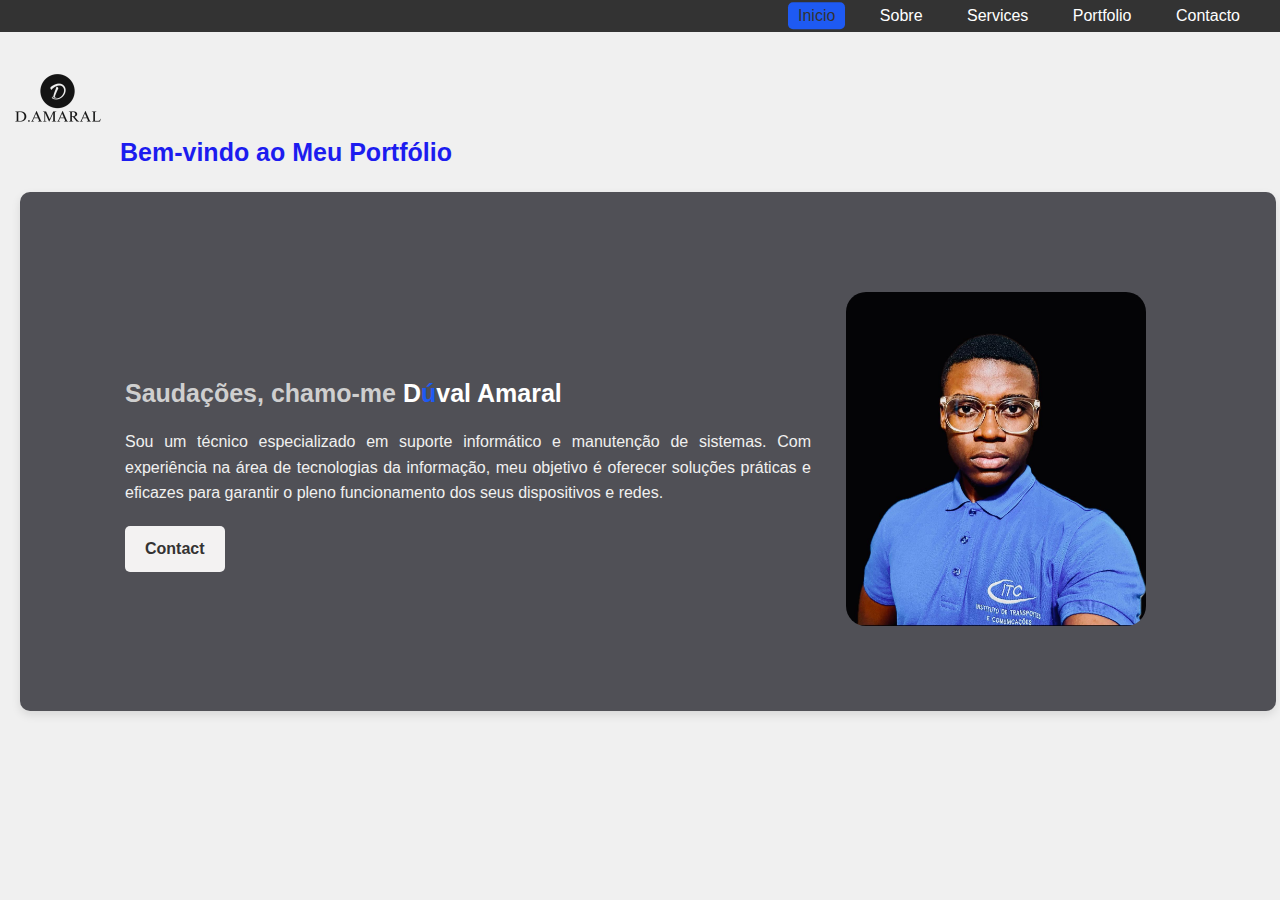
<file: Index.html>
<!DOCTYPE html>
<html lang="en">
<head>
    <meta charset="UTF-8">
    <meta name="viewport" content="width=device-width, initial-scale=1.0">
    <title>Home - Meu Portfólio</title>
    <link rel="stylesheet" href="style.css">
    <style>
        .text-content{
              text-align: left;
          }
           .conteudo{ text-align: center;
  
          }
           .perfil{width: 20%;
              max-width: 100%;
              border-radius: 100%;
              float: right;
              margin-right: 10px;
          }
          
          body {
            font-family: Arial, sans-serif;
    margin: 0;
    padding: 0;
    line-height: 1.6;
    background-color: #f0f0f0;
    color: #333;
          }
  
          .container {
              display: flex;
              align-items: center;
              background: #505056;
              border-radius: 10px;
              box-shadow: 0 4px 10px rgba(0, 0, 0, 0.1);
              max-width: 100%;
              width: 90%;
              overflow: hidden;
              height: 50%;
              padding: 80px 70px;
              padding-bottom: 65px;
              
          }
          
          .texto {
              flex: 1;
              padding: 35px;
              margin-top: 10px;
          }
          .welcome{
            font-size: 25px;
              color: #1C1CEF;
              margin-bottom: 20px;
              margin-top: 80px;
              margin-left: 100px;
              text-align: left;

          }
  
          .texto h1 {
              font-size: 25px;
              color: #cfcfcf;
              margin-bottom: 10px;
              text-align: left;
          }
  
          .texto h1 span {
              color:white;
              font-weight: bold;
              font-weight: 22px;
          }
          
          .texto p {
              font-size: 16px;
              color: #f0f0f0;
              margin-bottom: 20px;
              line-height: 1.6;
              text-align: justify;
          }
  
          .texto a {
              display: inline-block;
              background: #f3f2f2;
              color: #333;
              padding: 10px 20px;
              text-decoration: none;
              border-radius: 5px;
              font-weight: bold;
              transition: background 0.3s;
          }
  
          .texto a:hover {
              background: rgb(30, 90, 243);
          }
  
          .img {
              width: 300px;
              height: auto;
              text-align: right;
                  margin-right: 60px;
                  border-radius: 10px;       
          }
           
      </style>

</head>
<body>
    <header>
        <img src="img/logormv.png" alt="Logótipo" class="logo">
        <nav>
            <ul>
                <li><a href="Index.html" class="active">Inicio</a></li>
                <li><a href="about.html">Sobre</a></li>
                <li><a href="services.html">Services</a></li>
                <li><a href="portifolio.html">Portfolio</a></li>
                <li><a href="conctact.html">Contacto</a></li>
            </ul>
        </nav>
    </header>
    <main>
            <div class="text-content">
             <h1 class="welcome">Bem-vindo ao Meu Portfólio</h1>

             <div class="container">
                <div class="texto">
                    <h1>Saudações, chamo-me <span>D<span style="color: rgb(30, 90, 243);">ú</span>val Amaral</span></h1>
                    <p class="conteudo" style="text-align: justify;">
                        Sou um técnico especializado em suporte informático e manutenção de sistemas. Com experiência na área de tecnologias da informação, meu objetivo é oferecer soluções práticas e eficazes para garantir o pleno funcionamento dos seus dispositivos e redes.
                    </p>
                    <a href="conctact.html">Contact</a>
                </div>
                <div class="img"><img src="img/dvl.jpg" alt="perfil pic" style="border-radius:20px;"></div>
            </div>

            </div> 
    </main>
    
</body>
</html>
</file>
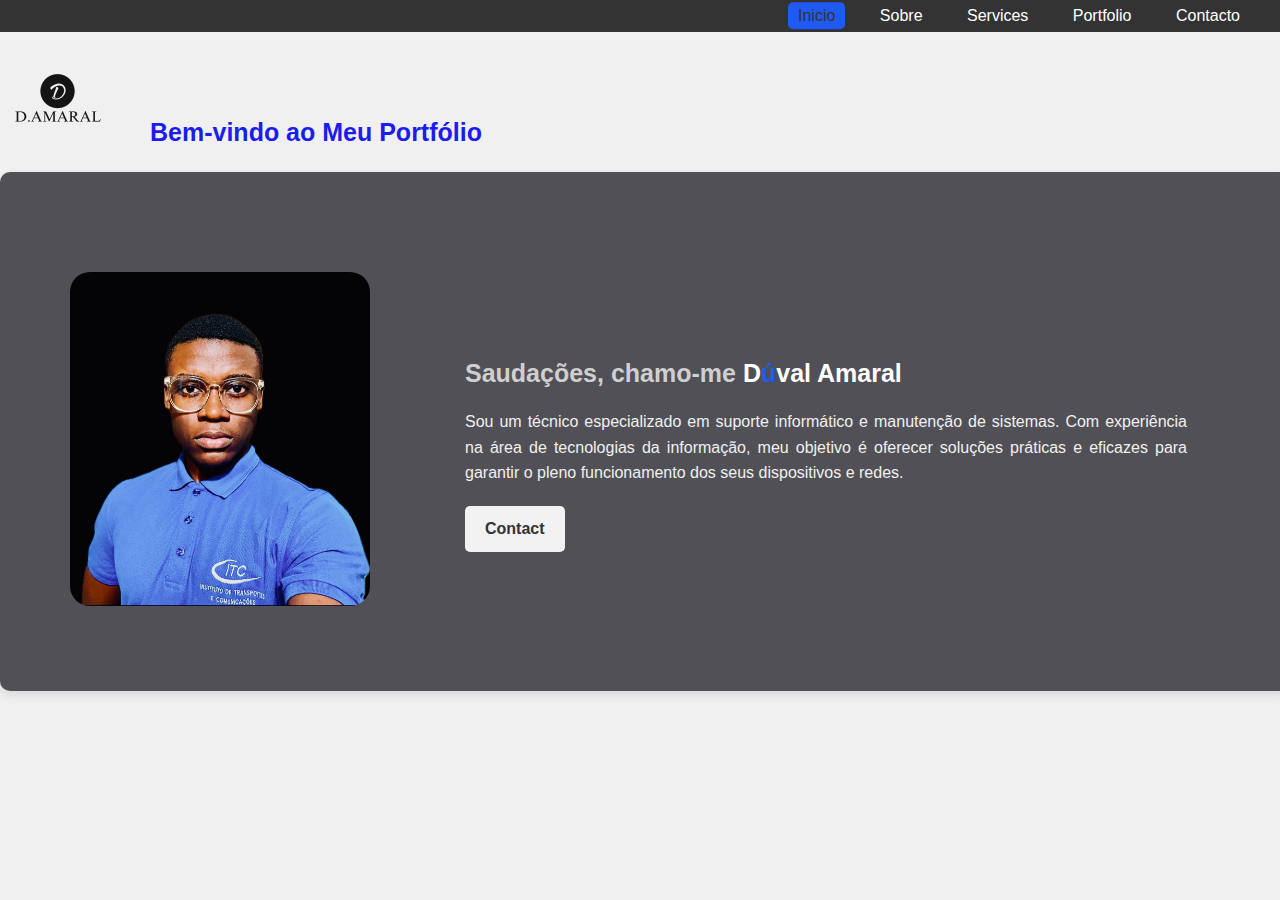
<file: index.html>
<!DOCTYPE html>
<html lang="en">
<head>
    <meta charset="UTF-8">
    <meta name="viewport" content="width=device-width, initial-scale=1.0">
    <title>Home - Meu Portfólio</title>
    <link rel="stylesheet" href="style.css">
    <style>
        .text-content{
              text-align: left;
          }
           .conteudo{ text-align: center;
  
          }
           .perfil{width: 20%;
              max-width: 100%;
              border-radius: 100%;
              float: right;
              margin-right: 10px;
          }
          
          body {
            font-family: Arial, sans-serif;
    margin: 0;
    padding: 0;
    line-height: 1.6;
    background-color: #f0f0f0;
    color: #333;
          }
  
          .container {
              display: flex;
              align-items: center;
              background: #505056;
              border-radius: 10px;
              box-shadow: 0 4px 10px rgba(0, 0, 0, 0.1);
              max-width: 100%;
              width: 90%;
              overflow: hidden;
              height: 50%;
              padding: 80px 70px;
              padding-bottom: 65px;
              
          }
          
          .texto {
              flex: 1;
              padding: 35px;
              margin-top: 10px;
          }
          .welcome{
            font-size: 25px;
              color: #1C1CEF;
              margin-bottom: 20px;
              margin-top: 80px;
              margin-left: 150px;
              text-align: left;

          }
  
          .texto h1 {
              font-size: 25px;
              color: #cfcfcf;
              margin-bottom: 10px;
              text-align: left;
          }
  
          .texto h1 span {
              color:white;
              font-weight: bold;
              font-weight: 22px;
          }
          
          .texto p {
              font-size: 16px;
              color: #f0f0f0;
              margin-bottom: 20px;
              line-height: 1.6;
              text-align: justify;
          }
  
          .texto a {
              display: inline-block;
              background: #f3f2f2;
              color: #333;
              padding: 10px 20px;
              text-decoration: none;
              border-radius: 5px;
              font-weight: bold;
              transition: background 0.3s;
          }
  
          .texto a:hover {
              background: rgb(30, 90, 243);
          }
  
          .img {
              width: 300px;
              height: auto;
              text-align: right;
                  margin-right: 60px;
                  border-radius: 10px;       
          }

          
           
      </style>

</head>
<body>
    <header>
        <img src="img/logormv.png" alt="Logótipo" class="logo">
        
        <nav> 
            <ul>
                <li><a href="index.html" class="active">Inicio</a></li>
                <li><a href="about.html">Sobre</a></li>
                <li><a href="services.html">Services</a></li>
                <li><a href="portifolio.html">Portfolio</a></li>
                <li><a href="conctact.html">Contacto</a></li>
            </ul>
            
        </nav>
    </header>
    
            <div class="text-content">
             <h1 class="welcome">Bem-vindo ao Meu Portfólio</h1>

              <div class="container">
                <div class="img"><img src="img/dvl.jpg" alt="perfil pic" style="border-radius:20px;"></div>
                <div class="texto">
                    <h1>Saudações, chamo-me <span>D<span style="color: rgb(30, 90, 243);">ú</span>val Amaral</span></h1>
                    <p class="conteudo" style="text-align: justify;">
                        Sou um técnico especializado em suporte informático e manutenção de sistemas. 
                        Com experiência na área de tecnologias da informação, meu objetivo é oferecer soluções práticas e eficazes para garantir o pleno funcionamento dos seus dispositivos e redes.
                    </p>
                    <a href="conctact.html">Contact</a>
                </div>
             </div>
            </div>         
        <script>       
        document.querySelector('.menu-toggle').addEventListener('click', function() {
  var menu = document.querySelector('.menu');
  menu.classList.toggle('active');  // Adiciona/remove a classe "active" para mostrar/ocultar o menu
});
       </script>   
</body>
</html>
</file>
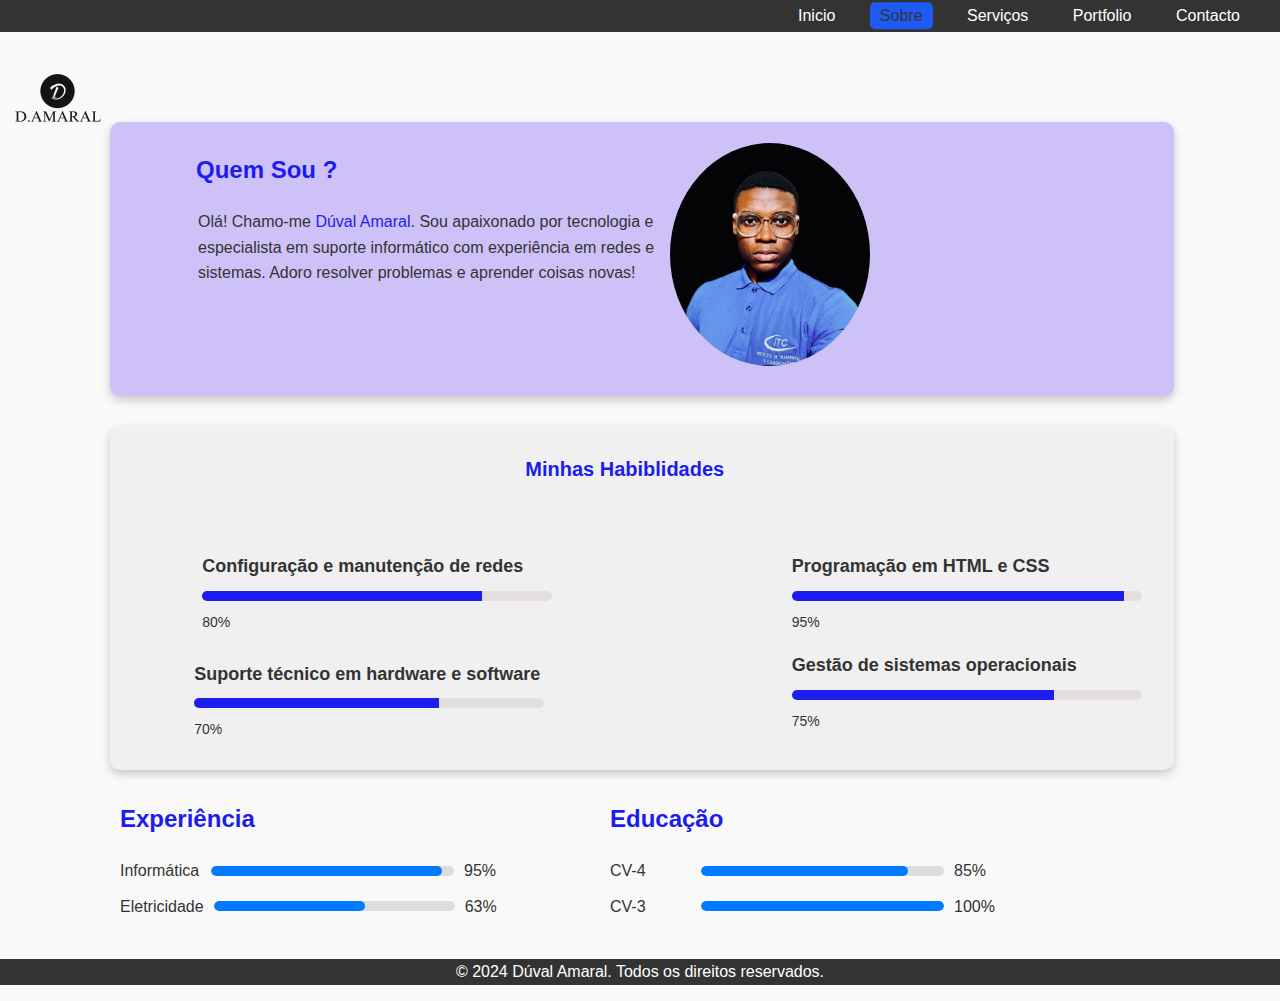
<file: about.html>
<!DOCTYPE html>
<html lang="pt">
<head>
    <meta charset="UTF-8">
    <meta name="viewport" content="width=device-width, initial-scale=1.0">
    <title>About - Meu Portfólio</title>
    <link rel="stylesheet" href="style.css">
    <link href="https://cdnjs.cloudflare.com/ajax/libs/font-awesome/6.0.0-beta3/css/all.min.css" rel="stylesheet">
    <style>
      
      .container {
        display: flex;
        text-align: center;
        background-color: #f0f0f0;
        border-radius: 10px;
        box-shadow: 0 4px 10px rgba(0, 0, 0, 0.2);
        padding: 1px 0 0 40px;
        
        width: 80%;
        overflow: hidden;
        height: 50%;
        margin: 10px;
        margin-top: 90px;
        margin-left: 110px;
        

      }
      .container-p {
        padding-top: 0;
        max-width: 1100px;
        margin: 20px;
        margin-top: 10px;
      }

  
      .about, .skills {
        flex: 1;
        min-width: 280px;
        padding: 08px;
      }
      .skills {
        text-align: left;
        flex: 1;
      }


  
      .about {
        text-align: left;
      }
  
      .image {
        flex: 1;
        text-align: right;
        min-width: 300px;
      }
  
      .image img {
        max-width: 200px;
        border-radius: 50%;
        margin-right: 20px;
      }
  
      .links {
        display: flex;
        justify-content: space-between;
        flex-wrap: wrap;
      }
  
      .links div {
        flex: 0;
        min-width: 300px;
        padding: 10px;
      }
  
      .links div h3 {
    border-bottom: 2px solid #1c1cef;
  }

  a {
    color: #333;
    text-decoration: none;
  }

  a:hover {
      text-decoration:underline;
  }

  .social-media {
    text-align: center;
    margin: 20px 0;
    color: #333
  }

  .redes, .sociais {
      list-style: none;
      display: flex;
      gap: 10px;
      margin:0;
      padding:0;
      

  }
  .redes, .sociais, .net{
      display: flex;
      align-items: center;

      list-style: none;
      display: flex;
      gap: 10px;
      margin: 0;
      padding: 0;
  
  }
  .redes, .sociais, .net, .sed{
      margin: 0;
      flex: 1;


  }
  .redes, .sociais, .net, .sed, .df{
      color: #333;
      text-decoration: none;
      font-size: 1rem;
      padding: 5px 5px;
      background-color: #ffff;
      flex: 1;

  }





  .skills-p {
            
            gap: 20px;        
        padding: 08px;
        max-width: 1200px;
        margin: auto;
        margin-top: 50px;
        grid-template-columns: repeat(auto-fill, minmax(210px, 2fr));
        }
        .skills-p2 {
            
            gap: 20px;        
        padding: 08px;
        max-width: 1200px;

        margin-top: 08px;
        margin-bottom: 20px;
        padding-bottom: 0;
        margin-top: 108px;
        grid-template-columns: repeat(auto-fill, minmax(210px, 2fr));
        }
        .card-p {
            background-color: #f0f0f0;
            padding: 9px;
            border-radius: 30px;
            width: 350px;
            text-align: left;
           
        }
        .card-p h3 {
            margin: 0 0 10px;
            font-size: 18px;
        }
        .progress-bar {
            background-color: #e4dede;
            border-radius: 10px;
            overflow: hidden;
            height: 10px;
            position: relative;
        }
        .progress {
            height: 100%;
            background-color:#1c1cef
        }
        .percentage {
            margin-top: 10px;
            font-size: 14px;
        }



        .skills-section {
            max-width: 1050px;
            margin-left: 20px;
            margin-left: 40px;
            margin-top: 0px;
        }

        .h2-p {
            font-size: 20px;
            margin-bottom: 10px;
            text-align: center;
            margin-left: 340px;
            color: #1c1cef;
        }
        .a-pl{
            text-decoration: none;
             color: #1c1cef;

        }
        .a-pl :hover{
    background-color: #333;
        }

        .skills-row {
            display: flex;
            justify-content: space-between;
            margin-bottom: 10px;
            margin-left: 70px;
        }

        .skills-column {
            flex: 1;
            margin: 0 10px;
        }

        .skill-s {
            display: flex;
            align-items: center;
            margin: 10px 0;
            margin-right: 45px;
            margin-left: 0;

        }

        .skill-name {
            flex: 1;
            text-align: left;
        }

        .skill-bar {
            flex: 3;
            height: 10px;
            background-color: #ddd;
            border-radius: 5px;
            overflow: hidden;
            margin: 0 10px;
            position: relative;
        }

        .skill-bar-fill {
            height: 100%;
            background-color: #007bff; /* Cor azul */
            border-radius: 5px;
        }

        .skill-percent {
            flex: 1;
            text-align: left;
        }

    </style>
</head>
<body>
    <header>
        <img src="img/logormv.png" alt="Logótipo" class="logo" style="margin-bottom: 500px;">
        <nav>
            <ul>
                <li><a href="index.html">Inicio</a></li>
                <li><a href="about.html" class="active">Sobre</a></li>
                <li><a href="services.html">Serviços</a></li>
                <li><a href="portifolio.html">Portfolio</a></li>
                <li><a href="conctact.html">Contacto</a></li>
            </ul>
        </nav>
    </header>
    <body>      
        <div class="container"; style="background-color: #cdc1f7;">
    
        <div class="about">
          <h2 style="color: #1c1cef; margin-left: 38px;">Quem Sou ?</h2>
          <p style="margin-left: 40px;">Olá! Chamo-me <span style="color: #1c1cef;">
            Dúval Amaral</span>. Sou apaixonado por tecnologia e especialista em suporte informático com experiência em redes e sistemas. Adoro resolver problemas e aprender coisas novas!</p>
        </div>
    
        <div class="image">
          <img src="img/dvl.jpg" alt="Minha Foto">
        </div>
      </div>
    
<div class="container" style="margin-top: 30px;">
   <div class="container-p">
            <h2 class="h2-p" color: #1c1cef;">Minhas Habiblidades</h2>
               <div class="skills-p">
                   <div class="card-p">
                       <h3>Configuração e manutenção de redes</h3>
                      <div class="progress-bar">
                          <div class="progress" style="width: 80%;"></div>
                      </div>
                         <div class="percentage">80%</div>
                  </div>
              </div>
        <div class="card-p">
            <h3>Suporte técnico em hardware e software</h3>
            <div class="progress-bar">
                <div class="progress" style="width: 70%;"></div>
            </div>
            <div class="percentage">70%</div>
        </div>
    </div>

    <div class="skills-p2">
            <div class="card-p">
                <h3>Programação em HTML e CSS</h3>
                <div class="progress-bar">
                    <div class="progress" style="width: 95%;"></div>
                </div>
                <div class="percentage">95%</div>
            </div>
            <div class="card-p">
                <h3>Gestão de sistemas operacionais</h3>
                <div class="progress-bar">
                    <div class="progress" style="width: 75%;"></div>
                </div>
                <div class="percentage">75%</div>
        </div>
    </div>
</div>

<div class="skills-section">
    <div class="skills-row">
        <!-- Primeira coluna -->
        <div class="skills-column">
            <h2><a class="a-pl" href="#">Experiência</a></h2>
            <div class="skill-s">
                <div class="skill-name">Informática</div>
                <div class="skill-bar">
                    <div class="skill-bar-fill" style="width: 95%;"></div>
                </div>
                <div class="skill-percent">95%</div>
            </div>
            <div class="skill-s">
                <div class="skill-name">Eletricidade</div>
                <div class="skill-bar">
                    <div class="skill-bar-fill" style="width: 63%;"></div>
                </div>
                <div class="skill-percent">63%</div>
            </div>
        </div>

        <!-- Segunda coluna -->
        <div class="skills-column">
            <h2 style="color: #1c1cef;"><a href="#" style="text-decoration: none; color: #1c1cef;">Educação</a></h2>
            <div class="skill-s">
                <div class="skill-name">CV-4</div>
                <div class="skill-bar">
                    <div class="skill-bar-fill" style="width: 85%;"></div>
                </div>
                <div class="skill-percent">85%</div>
            </div>
            <div class="skill-s">
                <div class="skill-name">CV-3</div>
                <div class="skill-bar">
                    <div class="skill-bar-fill" style="width: 100%;"></div>
                </div>
                <div class="skill-percent">100%</div>
            </div>
        </div>
    </div>
</div>

    </body>
    <footer>
        <p>&copy; 2024 Dúval Amaral. Todos os direitos reservados.</p>
    </footer>
</body>
</html>
</file>
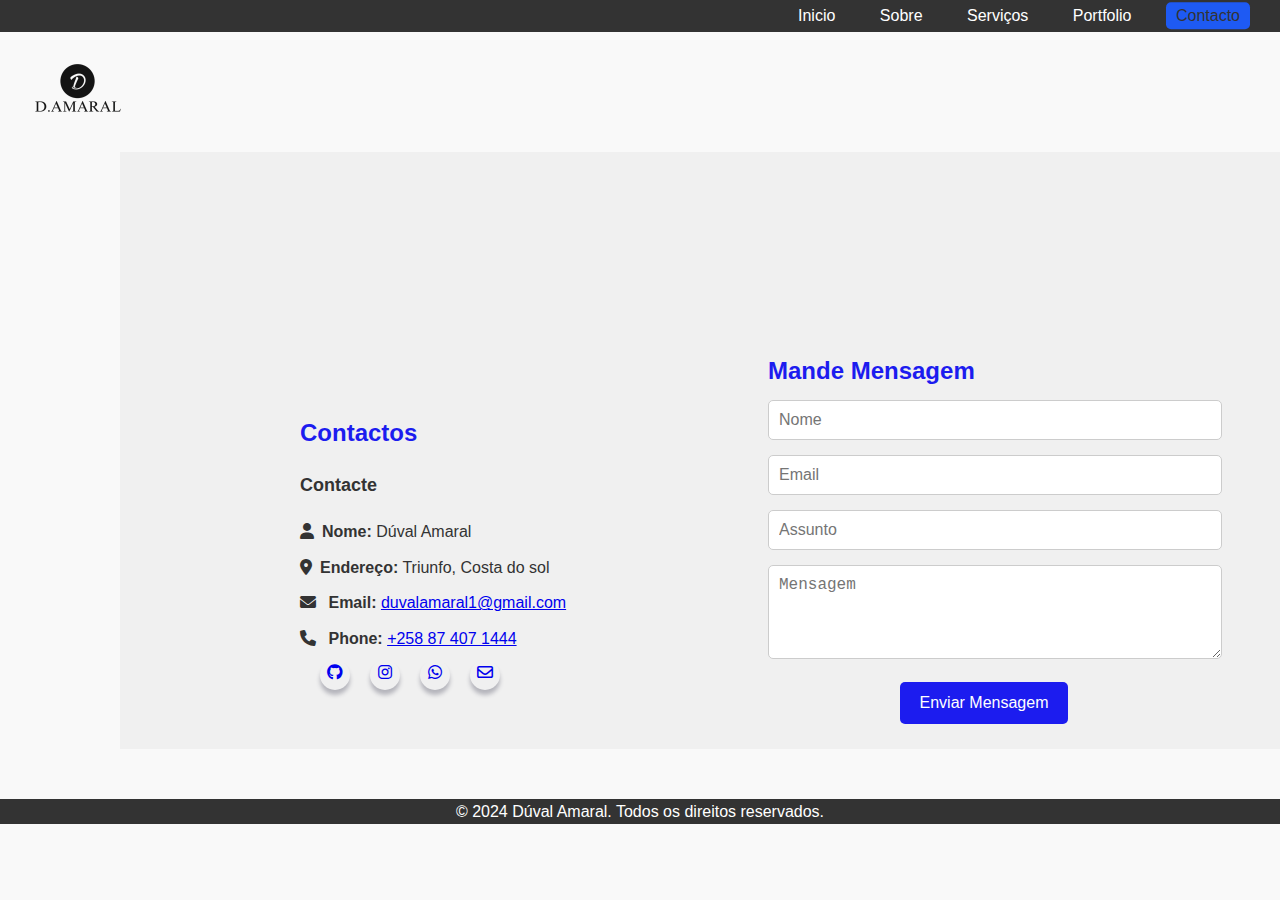
<file: conctact.html>
<!DOCTYPE html>
<html lang="pt">
<head>
    <meta charset="UTF-8">
    <meta name="viewport" content="width=device-width, initial-scale=1.0">
    <title>Contact - Meu Portfólio</title>
    <link rel="stylesheet" href="style.css">
    <link href="https://cdnjs.cloudflare.com/ajax/libs/font-awesome/6.0.0-beta3/css/all.min.css" rel="stylesheet">
    <style>
         .container {
            display:flex;
            justify-content: space-between;
            align-items: center;
            margin-left: 100px;
            max-width: 900px;
            width: 100%;
            padding: 180px;
            padding-bottom: 25px;
            background-color: #f0f0f0;
            margin-top: 100px;
        
        }

        .contact-info, .contact-form {
            width: 48%;
        }

        h2 {
            color: #1c1cef;
            font-size: 24px;
            margin-bottom: 10px;
            text-align: left;
        }

        .contact-info h3 {
            font-size: 18px;
            margin-bottom: 20px;
            color: #333;
            text-align: left;
        }

        .contact-info p {
            margin: 10px 0;
            font-size: 16px;
            text-align: left;
        }

        .contact-info p i {
            color: #333;
            margin-right: 8px;
            text-align: center;
        }

        .contact-form input, .contact-form textarea {
            width: 100%;
            padding: 10px;
            margin-bottom: 15px;
            border: 1px solid #ccc;
            border-radius: 5px;
            font-size: 16px;
        }

        .contact-form button {
            background-color: #1c1cef;
            color: #fff;
            border: none;
            padding: 12px 20px;
            font-size: 16px;
            border-radius: 5px;
            cursor: pointer;
        }

        .contact-form button:hover {
            background-color: #333;
        }
        .phonenumber{
            color: #333;
        }
        .phonenumber:hover{
            transform: scale(1.01); 
    opacity: 0.9; 
        }

        .social-media ul {
            position: absolute;
            top: 640px;
            left: 310px;
            padding: 0;
            margin: 0;
            display: flex;
        }         
        .social-media ul li {
            list-style: none;
            margin: 0 10px;
        }
        
        .social-media ul li .fa {
            font-size: 20px;
            line-height: 10px;
            transition: 3s;
            color: #333;
        }
        
        .social-media ul li .fa:hover {

color: #333;

}
.social-media ul li a {
    position:relative;
    display: block;
    width: 30px;
    height: 30px;
    border-radius: 50%;
    background-color: #f0f0f0;
    text-align: center;
    margin-top:20px ;
    transition: 1.5s;
    box-shadow: 0 5px 4px rgb(181, 181, 188);


}
        
        .social-media ul li a:hover { 
            transform: translate(0, -10px);

        } 
        .social-media ul li:nth-child(1) a:hover {
            background-color: #171515;
        }
        .social-media ul li:nth-child(2) a:hover {
            background-color:#E4405F;
        }
        .social-media ul li:nth-child(3) a:hover {
            background-color:#25d366;
        }
        .social-media ul li:nth-child(4) a:hover {
            background-color: #1c1cef;
        }
        
        
        
    </style>
</head>
<body>
    <header>
        <img src="img/logormv.png" alt="Logótipo" class="logo" style="margin-left: 20px;margin-top: 30px;">
        <nav>
            <ul>
                <li><a href="index.html">Inicio</a></li>
                <li><a href="about.html">Sobre</a></li>
                <li><a href="services.html">Serviços</a></li>
                <li><a href="portifolio.html">Portfolio</a></li>
                <li><a href="conctact.html" class="active">Contacto</a></li>
            </ul>
        </nav>
    </header>
    <main>
        <div class="container">
            <div class="contact-info">
                <h2>Contactos</h2>
                <h3>Contacte</h3>
                <p><i class="fa fa-user"></i><strong>Nome:</strong> Dúval Amaral</p>
                <p><i class="fas fa-map-marker-alt icon"></i><strong>Endereço:</strong> Triunfo, Costa do sol</p>
                <p><i class="fas fa-envelope icon"></i>
                    <strong>Email:</strong> <a href="mailto:duvalamaral1@gmail.com">duvalamaral1@gmail.com</a></p>
                 <p><i class="fas fa-phone icon"></i>
                    <strong>Phone:</strong> <a href="https://wa.me/258874071444">+258 87 407 1444</a>
    
                        <div class="social-media">
    
                            <ul>
                                <li><a href="https://d-amara1.github.io/norbel/" target="_blank"><i class="fa-brands fa-github"></i></a></li>
                                <li><a href="https://www.instagram.com/duval_amaral" target="_blank"><i class="fa-brands fa-instagram"></i></a></li>
                                <li><a href="https://wa.me/+258 87 407 1444" target="_blank"><i class="fa-brands fa-whatsapp"></i></a></li>
                                <li><a href="mailto:duvalamaral1@gmail.com" target="_blank"><i class="fa-regular fa-envelope"></i></a></li>
                            </ul>
                            
                                                       
                                                      </div>
        </div>
        <div class="contact-form">
            <h2>Mande Mensagem</h2>
            <form>
                <input type="text" name="nome" placeholder="Nome" required>
                <input type="email" name="email" placeholder="Email" required>
                <input type="text" name="assunto" placeholder="Assunto" required>
                <textarea name="mensagem" rows="4" placeholder="Mensagem" required></textarea>
                <button type="submit" class="phonenumber">Enviar Mensagem</button>
            </form>
        </div>
    </main>
    <footer>
        <p>&copy; 2024 Dúval Amaral. Todos os direitos reservados.</p>
    </footer>
</body>
</html>
</file>
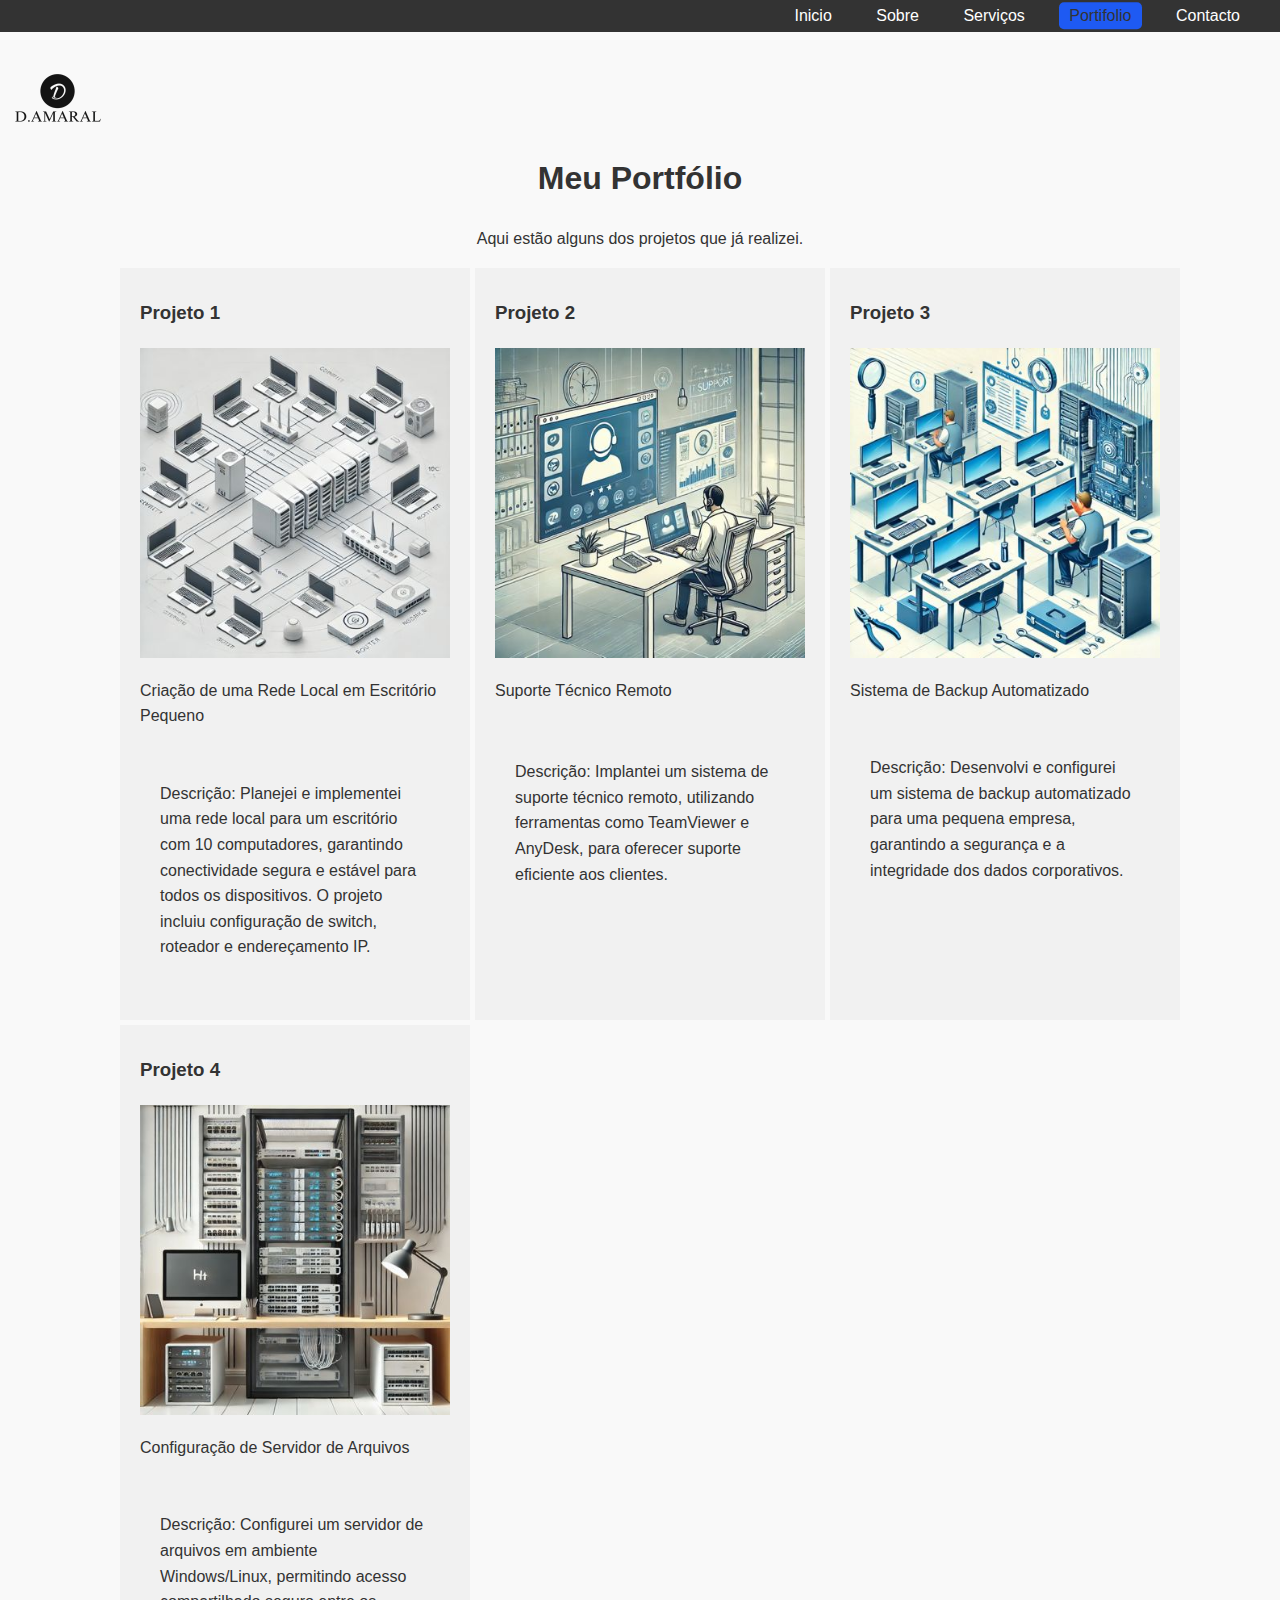
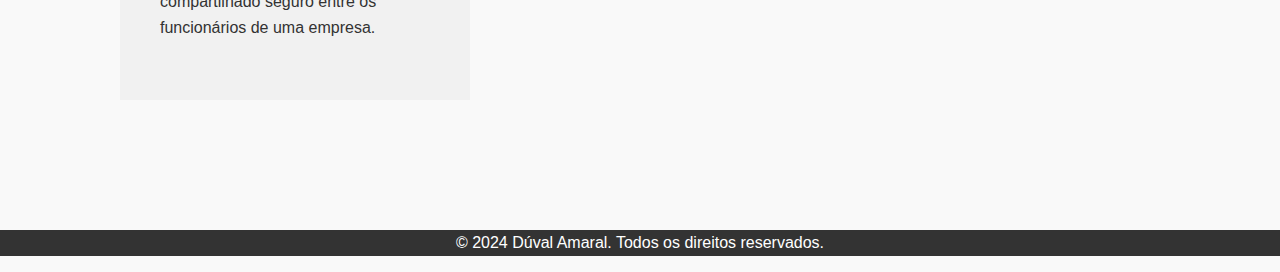
<file: portifolio.html>
<!DOCTYPE html>
<html lang="pt">
<head>
    <meta charset="UTF-8">
    <meta name="viewport" content="width=device-width, initial-scale=1.0">
    <title>Portfolio - Meu Portfólio</title>
    <link rel="stylesheet" href="style.css">
    <style>
        .portfolio {
            display: grid;
            gap: 5px;
            grid-template-columns: repeat(auto-fit, minmax(285px, 2fr));
            padding-left: 10px;
            margin-left: 10px;
        }

        .portfolio-item {
            padding: 20px;
            background-color: #f1f1f1;
            transition: transform 0.3s, box-shadow 0.3s;
            text-align: left;
            gap: 50px;
        }
        .portfolio-item2 {
            margin-top: 0;
            padding: 20px;
            background-color: #f1f1f1;
            transition: transform 0.3s, box-shadow 0.3s;
            text-align: left;
            gap: 50px;
        }


        .portfolio-item:hover {
            transform: scale(1.05);
            box-shadow: 0px 4px 8px rgba(0, 0, 0, 0.2);

        }
        .portfolio-item2:hover{
            transform: scale(1.05);
            box-shadow: 0px 4px 8px rgba(0, 0, 0, 0.2);


        }

        .portfolio-item h3 {
            margin: 10px 0;
        }
        .p{
            text-align: justify;
            text-align: left;
        }
        .p2{
            text-align: justify;
            text-align: left;
            margin-top: 135px;

        }
        .span{
            color: #333;
        }
        .span:hover{
            transform: scale(1.05);
            box-shadow: 0px 4px 8px rgba(0, 0, 0, 0.2);


        }
    </style>
</head>
<body>
    <header>
        <img src="img/logormv.png" alt="Logótipo" class="logo">
        <nav>
            <ul>
                <li><a href="index.html">Inicio</a></li>
                <li><a href="about.html">Sobre</a></li>
                <li><a href="services.html">Serviços</a></li>
                <li><a href="portifolio.html" class="active">Portifolio</a></li>
                <li><a href="conctact.html">Contacto</a></li>
            </ul>
        </nav>
    </header>
    <main style="padding: 100px;">

        <h1>Meu Portfólio</h1>
        <p>Aqui estão alguns dos projetos que já realizei.</p>
        <div class="portfolio">
            
        <div class="portfolio-item">
            <h3>Projeto 1</h3>
            <img src="img/projecto1.jpg" alt="projecto 1">
            <p>Criação de uma Rede Local em Escritório Pequeno

            </p>
            <div class="portfolio-item">
                <p style="margin-bottom: 20px;"><span>Descrição:</span> Planejei e implementei uma rede local para um escritório com 10 computadores, garantindo conectividade segura e estável para todos os dispositivos. O projeto incluiu configuração de switch, roteador e endereçamento IP.
                </p>
            </div>
        </div>
        <div class="portfolio-item">
            <h3>Projeto 2</h3>
            <img src="img/spi.jpg" alt="projecto 2">
            <p  style="margin-bottom: 20px;">Suporte Técnico Remoto
            </p>
            <div class="portfolio-item">
                <p style="margin-bottom: 20px;">
                    <span>Descrição:</span> Implantei um sistema de suporte técnico remoto, utilizando ferramentas como TeamViewer e AnyDesk, para oferecer suporte eficiente aos clientes.
                </p>
            </div>
        </div>
        <div class="portfolio-item">
            <h3>Projeto 3</h3>
            <img src="img/projecto3.jpg" alt="projecto 3">
            <p>Sistema de Backup Automatizado</p>
            <div class="portfolio-item">
                <p style="margin-bottom: 20px;">
                    <span>Descrição:</span> Desenvolvi e configurei um sistema de backup automatizado para uma pequena empresa, garantindo a segurança e a integridade dos dados corporativos.
                </p>
            </div>
        </div>
        <div class="portfolio-item">
            <h3>Projeto 4</h3>
            <img src="img/projecto4.jpg" alt="projecto 4">
            <p>Configuração de Servidor de Arquivos
            </p>
            <div class="portfolio-item">
                <p style="margin-bottom: 20px;"><span>Descrição:</span> Configurei um servidor de arquivos em ambiente Windows/Linux, permitindo acesso compartilhado seguro entre os funcionários de uma empresa.
                </p>
            </div>
        </div>
    
    </main>
    <footer>
        <p>&copy; 2024 Dúval Amaral. Todos os direitos reservados.</p>
    </footer>
</body>
</html>
</file>
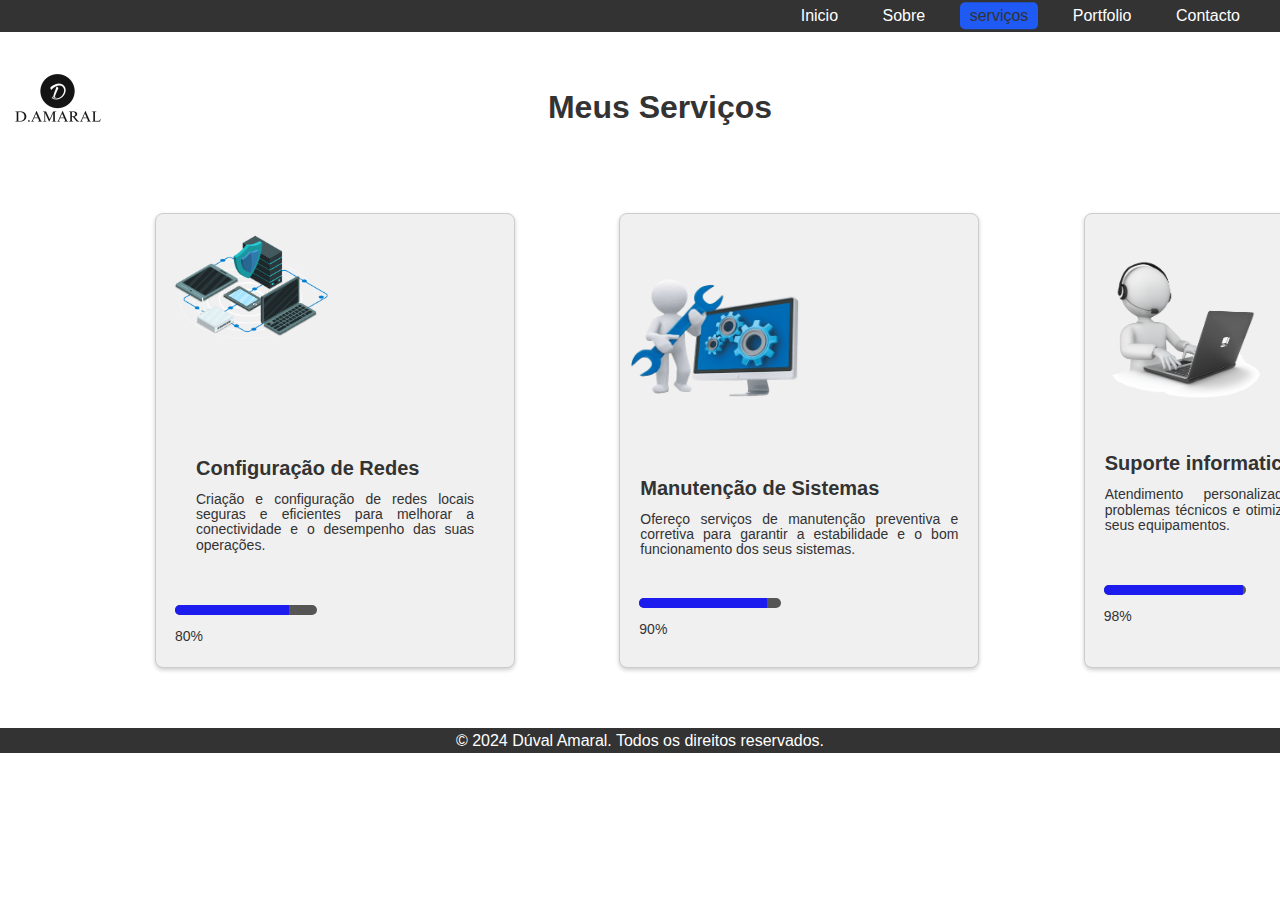
<file: services.html>
<!DOCTYPE html>
<html lang="pt">
<head>
    <meta charset="UTF-8">
    <meta name="viewport" content="width=device-width, initial-scale=1.0">
    <title>Services - Meu Portfólio</title>
    <link rel="stylesheet" href="style.css">
    <style>
        .container {
            display: grid;
            grid-template-columns: repeat(auto-fill, minmax(210px, 2fr));
            gap: 198px; 
            margin-top: 50px;
            margin-left: 45px;
        }

        .card {
            background-color: #f0f0f0;
            border: 1px solid #ccc;
            border-radius: 8px;
            text-align: center;
            padding: 10px;
            box-shadow: 0 4px 6px rgba(0, 0, 0, 0.5);
            gap: 5px;
            margin-left: 60px;
            margin-right: 60px;
        }
        *{
            margin: 0px;
            padding: 0px;
            box-sizing: border-box;
            font-family: sans-serif;
            
        }
        body{
            background-color: #fff;
        }
        

        .card{
            width: 360px;
            background-color: #f0f0f0;
            border-radius: 8px;
            overflow: hidden;
            box-shadow: 0px 2px 4px rgba(0, 0, 0, 0.2);
            margin: 10px;
            margin-left: 90px;
            display: grid;
            grid-template-columns: repeat(auto-fill, minmax(300px, 1fr));
            gap: 3px;
            margin-right: 35px;
            
        }
        .card:hover{
            transform: scale(1.01); 
    opacity: 0.9; 
        }
        .card img{ width: 100%; height: auto;
        width: 170px;
            max-width: 250px;
    height: auto;
    margin: 10px 0;
    transition: transform 0.3s ease, opacity 0.3s ease;
}
.service4{
    max-width: 300px; width: 220px; height: auto; margin: 40px 10px; margin-left: 20px;
}
.card img:hover{
    transform: scale(0.9); 
    opacity: 0.2; 
}
    

        .card-content{
            padding: 10px;
            margin-left: 0px;
            

        }
        .card-content h3{
            font-size: 20px;
            text-align:justify;
            margin-bottom: 8px;

        }
        .card-content p{
            color: #333;
            font-size: 14px;
            line-height: 1.1;
            text-align: justify;
        
        }
        .card-content .btn{
            display:inline-block;
            background:  rgb(211, 205, 205);
            color: #333;
            padding: 10px 20px;
            text-decoration:solid;
            border-radius: 5px;
            font-weight: bold;
            transition: background 0.3s;
            position:relative;
            text-align: left;
        }
        .card-content .btn:hover{
            background: rgb(103, 101, 101);
        }





        .container-p {
            display: flex;
            gap: 20px;
        }
        .card-p {
            background-color: #f0f0f0;
            padding: 9px;
            border-radius: 30px;
            width: 160px;
            text-align: left;
           
        }
        .card-p h3 {
            margin: 0 0 10px;
            font-size: 18px;
        }
        .progress-bar {
            background-color: #555;
            border-radius: 10px;
            overflow: hidden;
            height: 10px;
            position: relative;
        }
        .progress {
            height: 100%;
            background-color:#1c1cef
        }
        .percentage {
            margin-top: 10px;
            font-size: 14px;
        }
    </style>
</head>
<body>
    <header>
            <img src="img/logormv.png" alt="Logótipo" class="logo">
            <nav>
                <ul>
                    <li><a href="index.html">Inicio</a></li>
                    <li><a href="about.html">Sobre</a></li>
                    <li><a href="services.html" class="active">serviços</a></li>
                    <li><a href="portifolio.html">Portfolio</a></li>
                    <li><a href="conctact.html">Contacto</a></li>
                </ul>
            </nav>
    </header>
    <h1 style="text-align: center;margin-top: 50px;margin-left: 40px;" >Meus Serviços</h1>
    <div class="container">
        <div class="card">
            <img src="img/img configuração de Redes.png" alt="configuracoes de redes" class="service4">
                    <div class="card-content" style="padding: 30px; margin-top: 70px;"> 
                        <h3> Configuração de Redes</h3>
                        <p>Criação e configuração de redes locais seguras e eficientes para melhorar a conectividade e o desempenho das suas operações.</p>
                        
                    </div>
                    <div class="card-p">
                        <h3></h3>
                        <div class="progress-bar">
                            <div class="progress" style="width: 80%;"></div>
                        </div>
                        <div class="percentage">80%</div>
                    </div>
        </div>
        <div class="card">
            <img src="img/img_manutencao-removebg-preview.png" alt="Manutenção" class="service" >
                    <div class="card-content"> 
                        <h3> Manutenção de Sistemas</h3>
                        <p>Ofereço serviços de manutenção preventiva e corretiva para garantir a estabilidade e o bom funcionamento dos seus sistemas.</p>
                        
                    </div>
                    <div class="card-p">
                        <h3></h3>
                        <div class="progress-bar">
                            <div class="progress" style="width: 90%;"></div>
                        </div>
                        <div class="percentage">90%</div>
                    </div>
        </div>
        <div class="card">
            <img src="img/pngwing.com.png" alt="suporte informatico" class="service" >
                    <div class="card-content"> 
                        <h3> Suporte informatico</h3>
                        <p>Atendimento personalizado para solucionar problemas técnicos e otimizar o desempenho dos seus equipamentos.</p>
                        
                    </div>
                    <div class="card-p">
                        <h3></h3>
                        <div class="progress-bar">
                            <div class="progress" style="width: 98%;"></div>
                        </div>
                        <div class="percentage">98%</div>
                    </div>
        </div>
        
    </div>

    <footer>
        <p>&copy; 2024 Dúval Amaral. Todos os direitos reservados.</p>
    </footer>
</body>
</html>
</file>
<file: style.css>
body {
    font-family: Arial, sans-serif;
    margin: 0;
    padding: 0;
    line-height: 1.6;
    background-color: #f9f9f9;
    color: #333;
}


header {
    display: flex;
    justify-content: space-between;
    background: #333;
    color: #fff;
    padding: 1rem;
    text-align: center;
    position: relative;

}

nav ul {
    list-style: none;
    padding: 0;
    margin: 0;
    position: absolute;
    right: 20px;
    top: 50%;
    transform: translateY(-50%);
}

nav ul li {
    display: inline;
    margin: 0 10px;
}

nav ul li a {
    color: #fff;
    text-decoration: none;
    font-size: 1rem;
    padding: 5px 10px;
    transition: color 0.3s ease, background-color 0.3s ease;
}

nav ul li a:hover, nav a.active {
    color: #333;
    background-color:rgb(30, 90, 243);
    border-radius: 5px;
}





/* Botão de ativar o menu */
.menu-toggle {
    background-color: #444;
    color: white;
    padding: 10px 20px;
    border: none;
    cursor: pointer;
  }
  
  .menu-toggle:hover {
    background-color: #555;
  }
  
  /* Estilos para tornar o menu visível */
  .menu.active {
    display: block;  /* Quando ativado, o menu será mostrado */
  }
  
  /* Responsividade para dispositivos móveis */
  @media screen and (max-width: 768px) {
    nav {
      flex-direction: column;  /* Coloca os itens do nav em coluna */
      align-items: center;
    }
  
    .menu-toggle {
      width: 100%;  /* Faz o botão ocupar toda a largura no mobile */
      text-align: center;
    }
  
    .menu ul {
      padding: 0;
    }
  
    .menu ul li {
      width: 100%;
    }
  }

main {
    padding: 20px;
    text-align: center;
}

img {
    max-width: 100%;
    height: auto;
    margin: 20px 0;
    transition: transform 0.3s ease, opacity 0.3s ease;
}

img:hover {
    transform: scale(1.1); 
    opacity: 0.9; 
}


footer {
    text-align:center;
    background: #333;
    color: #fff;
    padding: 0rem 0;
    margin-top: 30px;
}
container{
    display: flex;
    justify-content: space-between;
    align-items: center;
    padding: 20px;
    gap: 20px;
}




.logo {
    position: absolute; /* Permite posicionamento livre */
    top: 10px; /* Distância do topo */
    left: 10px; /* Distância da esquerda */
    width: 100px; /* Ajuste o tamanho conforme necessário */
    height: auto; /* Mantém a proporção da imagem */
    margin-top: 40px;
}





/* CSS Geral (para computadores) */
body {
    margin: 0;
    font-family: Arial, sans-serif;
  }
  
  .container {
    display: flex;
    flex-wrap: wrap;
    justify-content: space-around;
    padding: 20px;
  }
  
  .image {
    width: 200px;  /* Tamanho fixo para imagens no computador */
    height: auto;
    margin-bottom: 10px;
  }
  
  .div-container {
    width: 45%;  /* Divs com 45% de largura */
    margin-bottom: 20px;
  }
  
  /* Responsividade para dispositivos móveis */
  @media screen and (max-width: 768px) {
    .container {
      flex-direction: column;  /* Coloca os itens em uma coluna */
      align-items: center;
    }
  
    .image {
      width: 100%;  /* As imagens ocupam toda a largura disponível */
      height: auto;
    }
  
    .div-container {
      width: 100%;  /* As divs ocupam toda a largura */
      margin-bottom: 20px;
    }
  }
  



  img {
    width: 100%;  /* Faz a imagem se ajustar à largura do contêiner */
    height: auto;  /* Mantém a proporção da imagem */
    display: block;  /* Remove espaços em branco embaixo da imagem */
  }
  









  /* Estilos do menu */
.menu {
    display: none;  /* O menu começa escondido */
    background-color: #333;
    color: white;
    padding: 10px;
    position: absolute;
    top: 50px;
    left: 0;
    width: 100%;
  }
  
  .menu ul {
    list-style: none;
    padding: 0;
  }
  
  .menu ul li {
    margin: 10px 0;
  }
  
  .menu ul li a {
    color: white;
    text-decoration: none;
  }
  
  /* Botão de ativar o menu */
  .menu-toggle {
    background-color: #333;
    color: white;
    padding: 10px 20px;
    border: none;
    cursor: pointer;
  }
  
  .menu-toggle:hover {
    background-color: #555;
  }
</file>
